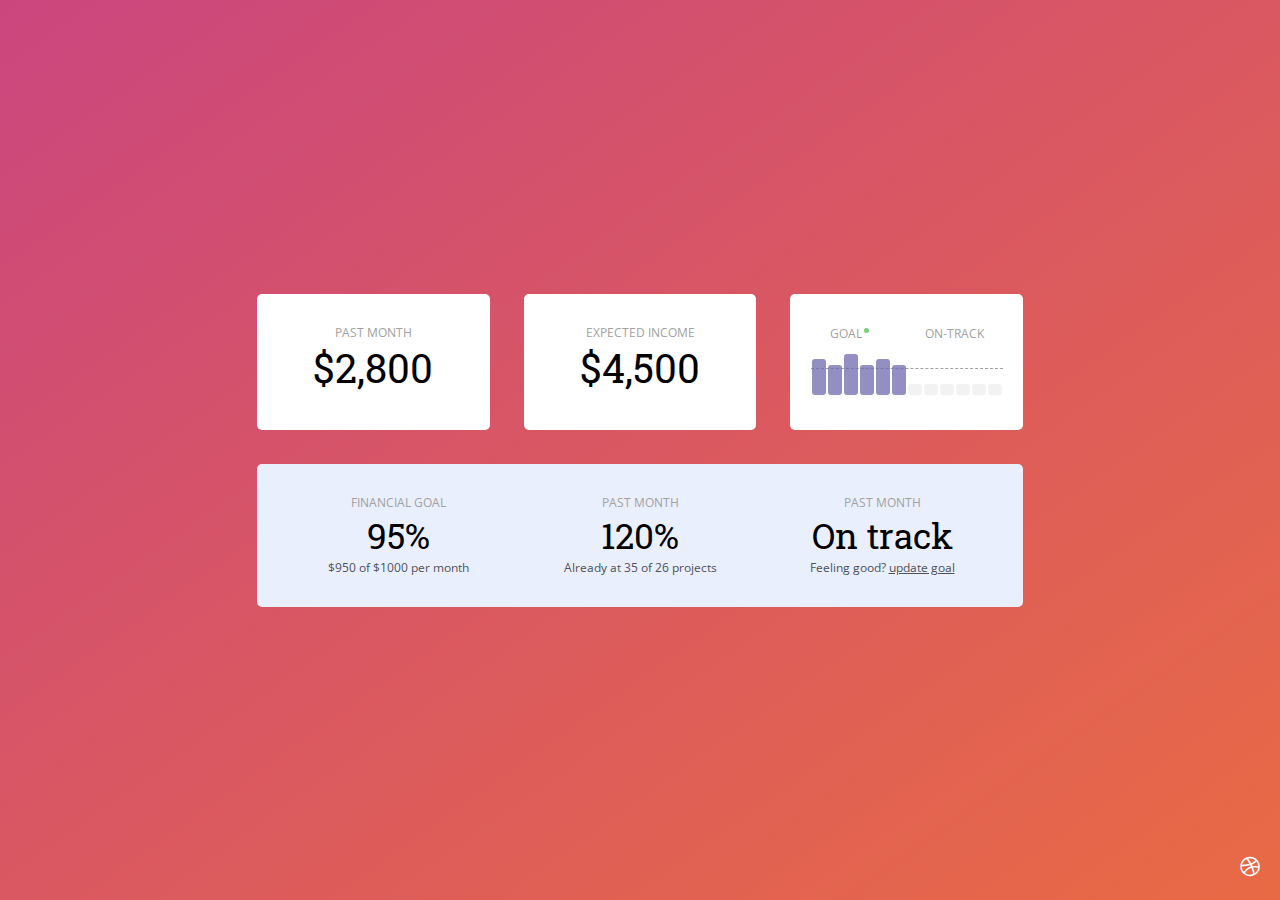
<file: Financial-Dashboard-Goal-Tracking-UI/index.html>
<!DOCTYPE html>
<html lang="en">
	<head>
		<meta charset="UTF-8" />
		<meta name="viewport" content="width=device-width, initial-scale=1.0" />
		<title>Add to cart - demo</title>
		<link
			rel="stylesheet"
			href="https://cdnjs.cloudflare.com/ajax/libs/font-awesome/5.13.0/css/all.min.css"
		/>
		<link rel="stylesheet" href="./index.css" />
	</head>
	<body>
		<main class="container">
			<div class="row">
				<div class="card" data-animate-top>
					<span class="card__title">past month</span>
					<span class="card__price">$2,800</span>
				</div>
				<div class="card" data-animate-top>
					<span class="card__title">expected income</span>
					<span class="card__price">$4,500</span>
				</div>
				<div class="card" data-animate-top>
					<div class="card__header">
						<span class="card__title card__title--notification">goal</span>
						<span class="card__title">on-track</span>
					</div>
					<div class="graph">
						<div class="graph__line graph__line--active"></div>
						<div class="graph__line graph__line--active"></div>
						<div class="graph__line graph__line--active"></div>
						<div class="graph__line graph__line--active"></div>
						<div class="graph__line graph__line--active"></div>
						<div class="graph__line graph__line--active"></div>
						<div class="graph__line"></div>
						<div class="graph__line"></div>
						<div class="graph__line"></div>
						<div class="graph__line"></div>
						<div class="graph__line"></div>
						<div class="graph__line"></div>
					</div>
				</div>
			</div>
			<div class="row">
				<div class="card card--dark" data-animate-bottom>
					<div class="card__inner">
						<div>
							<span class="card__title">financial goal</span>
							<span class="card__progess">95%</span>
							<span class="card__sub-title">$950 of $1000 per month</span>
						</div>
						<div>
							<span class="card__title">past month</span>
							<span class="card__progess">120%</span>
							<span class="card__sub-title">Already at 35 of 26 projects</span>
						</div>
						<div>
							<span class="card__title">past month</span>
							<span class="card__progess">On track</span>
							<span class="card__sub-title"
								>Feeling good?
								<a href="#" class="card__link">update goal</a></span
							>
						</div>
					</div>
				</div>
			</div>
			<a
				href="https://dribbble.com/shots/10960032-Financial-Dashboard-Goal-Tracking-UI"
				target="_blank"
				class="dribble"
			>
				<i class="fab fa-dribbble"></i>
			</a>
		</main>
	</body>
</html>
</file>
<file: Financial-Dashboard-Goal-Tracking-UI/index.css>
@import url("https://fonts.googleapis.com/css2?family=Open+Sans:wght@600&display=swap");
@import url("https://fonts.googleapis.com/css2?family=Roboto+Slab:wght@700&display=swap");
:root {
  --border-radius: 0.25rem;
  --font: 'Open Sans', sans-serif;
  --white: rgba(255, 255, 255, 1);
  --gray: rgba(160, 160, 160, 1);
  --dark-gray: rgba(77, 82, 90, 1);
  --green: rgba(123, 207, 116, 1);
  --graph-grey: rgba(237, 237, 237, 0.75);
  --graph-purple: rgba(111, 105, 173, 0.75);
  --transition-duration: 1s;
}

* {
  -webkit-box-sizing: border-box;
          box-sizing: border-box;
}

html {
  font-size: 20px;
}

body {
  width: 100vw;
  height: 100vh;
  overflow: hidden;
  margin: 0;
  background-image: -webkit-gradient(linear, right bottom, left top, from(#e86a44), to(#cb467e));
  background-image: linear-gradient(to left top, #e86a44 0%, #cb467e 100%);
  display: -webkit-box;
  display: -ms-flexbox;
  display: flex;
  -webkit-box-pack: center;
      -ms-flex-pack: center;
          justify-content: center;
  -webkit-box-align: center;
      -ms-flex-align: center;
          align-items: center;
  font-family: var(--font);
}

.container {
  display: -webkit-box;
  display: -ms-flexbox;
  display: flex;
  -webkit-box-orient: vertical;
  -webkit-box-direction: normal;
      -ms-flex-direction: column;
          flex-direction: column;
  width: 800px;
}

.row {
  display: -webkit-box;
  display: -ms-flexbox;
  display: flex;
  -webkit-box-pack: justify;
      -ms-flex-pack: justify;
          justify-content: space-between;
}

.card {
  -webkit-box-flex: 1;
      -ms-flex: 1;
          flex: 1;
  display: -webkit-box;
  display: -ms-flexbox;
  display: flex;
  -webkit-box-orient: vertical;
  -webkit-box-direction: normal;
      -ms-flex-direction: column;
          flex-direction: column;
  -webkit-box-pack: center;
      -ms-flex-pack: center;
          justify-content: center;
  -webkit-box-align: center;
      -ms-flex-align: center;
          align-items: center;
  padding: 1.65rem 1rem;
  background: var(--white);
  margin: 0.85rem;
  border-radius: var(--border-radius);
}

.card--dark {
  background: #eaeffd;
}

.card__header {
  display: -webkit-box;
  display: -ms-flexbox;
  display: flex;
  -webkit-box-pack: justify;
      -ms-flex-pack: justify;
          justify-content: space-between;
  width: 80%;
}

.card__title,
.card__sub-title {
  font-size: 0.6rem;
  color: var(--gray);
  text-align: center;
  line-height: 1;
}

.card__title {
  text-transform: uppercase;
}

.card__title--notification {
  position: relative;
}

.card__title--notification::after {
  content: '';
  width: 0.25rem;
  height: 0.25rem;
  border-radius: 50%;
  background: var(--green);
  position: absolute;
  top: 0;
  right: 0;
  -webkit-transform: translateX(0.35rem);
          transform: translateX(0.35rem);
}

.card__sub-title,
.card__sub-title a {
  color: var(--dark-gray);
}

.card__price,
.card__progess {
  font-size: 2rem;
  font-family: 'Roboto Slab', serif;
  line-height: 1;
  padding: 0.45rem 0;
}

.card__progess {
  font-size: 1.75rem;
}

.card__inner {
  display: -webkit-box;
  display: -ms-flexbox;
  display: flex;
  -webkit-box-pack: justify;
      -ms-flex-pack: justify;
          justify-content: space-between;
  -webkit-box-align: center;
      -ms-flex-align: center;
          align-items: center;
  width: 100%;
}

.card__inner > div {
  -webkit-box-flex: 1;
      -ms-flex: 1;
          flex: 1;
  display: -webkit-box;
  display: -ms-flexbox;
  display: flex;
  -webkit-box-orient: vertical;
  -webkit-box-direction: normal;
      -ms-flex-direction: column;
          flex-direction: column;
  -webkit-box-align: center;
      -ms-flex-align: center;
          align-items: center;
}

.card__link {
  text-decoration: underline;
}

.graph {
  display: -webkit-box;
  display: -ms-flexbox;
  display: flex;
  -webkit-box-pack: justify;
      -ms-flex-pack: justify;
          justify-content: space-between;
  -webkit-box-align: end;
      -ms-flex-align: end;
          align-items: flex-end;
  height: 2.75rem;
  position: relative;
}

.graph::after {
  content: '';
  width: 100%;
  height: 1px;
  margin: 0 auto;
  z-index: 0;
  position: absolute;
  top: 50%;
  -webkit-transform: translateY(-50%);
          transform: translateY(-50%);
  border-bottom: 1px dashed var(--gray);
}

.graph__line {
  -webkit-box-flex: 1;
      -ms-flex: 1;
          flex: 1;
  background: var(--graph-grey);
  height: 20%;
  width: 0.7em;
  margin: 0 0.05rem;
  border-radius: 0.15rem;
  z-index: 1;
  position: relative;
}

.graph__line--active {
  background: var(--graph-purple);
}

.graph__line--active:nth-child(1) {
  height: 65%;
}

.graph__line--active:nth-child(2) {
  height: 55%;
}

.graph__line--active:nth-child(3) {
  height: 75%;
}

.graph__line--active:nth-child(4) {
  height: 45%;
}

.graph__line--active:nth-child(4) {
  height: 55%;
}

.graph__line--active:nth-child(5) {
  height: 65%;
}

.graph__line--active:nth-child(6) {
  height: 55%;
}

/********************************************

  Animations

********************************************/
.card[data-animate-top] {
  -webkit-animation: flyInTop var(--transition-duration);
          animation: flyInTop var(--transition-duration);
}

.card[data-animate-bottom] {
  -webkit-animation: flyInBottom var(--transition-duration);
          animation: flyInBottom var(--transition-duration);
}

@-webkit-keyframes flyInTop {
  from {
    -webkit-transform: translateY(-300%);
            transform: translateY(-300%);
    opacity: 0;
  }
  to {
    -webkit-transform: translateY(0);
            transform: translateY(0);
    opacity: 1;
  }
}

@keyframes flyInTop {
  from {
    -webkit-transform: translateY(-300%);
            transform: translateY(-300%);
    opacity: 0;
  }
  to {
    -webkit-transform: translateY(0);
            transform: translateY(0);
    opacity: 1;
  }
}

@-webkit-keyframes flyInBottom {
  from {
    -webkit-transform: translateY(300%);
            transform: translateY(300%);
    opacity: 0;
  }
  to {
    -webkit-transform: translateY(0);
            transform: translateY(0);
    opacity: 1;
  }
}

@keyframes flyInBottom {
  from {
    -webkit-transform: translateY(300%);
            transform: translateY(300%);
    opacity: 0;
  }
  to {
    -webkit-transform: translateY(0);
            transform: translateY(0);
    opacity: 1;
  }
}

.dribble {
  position: absolute;
  bottom: 1rem;
  right: 1rem;
  color: var(--white);
  -webkit-transition: -webkit-transform 0.3s ease-in-out;
  transition: -webkit-transform 0.3s ease-in-out;
  transition: transform 0.3s ease-in-out;
  transition: transform 0.3s ease-in-out, -webkit-transform 0.3s ease-in-out;
}

.dribble:hover {
  -webkit-transform: translateY(-0.5rem);
          transform: translateY(-0.5rem);
}
/*# sourceMappingURL=index.css.map */
</file>
